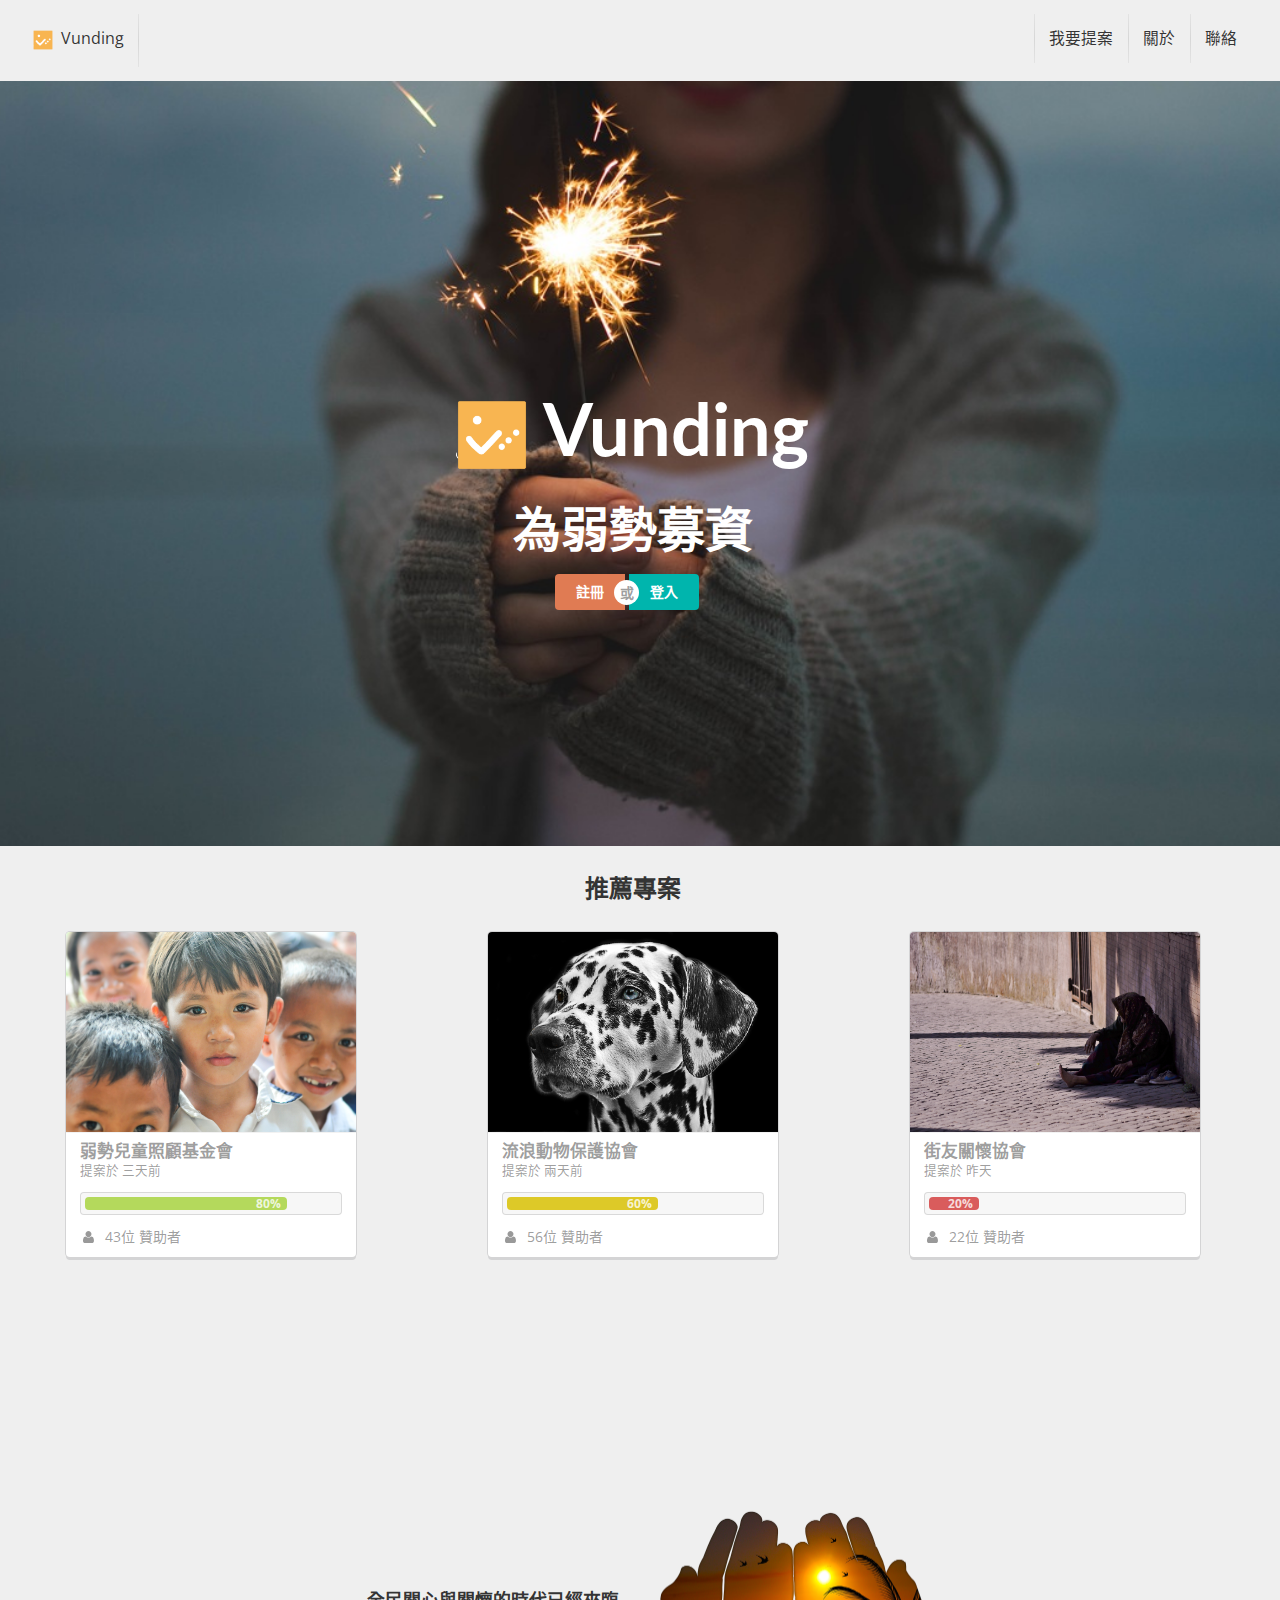
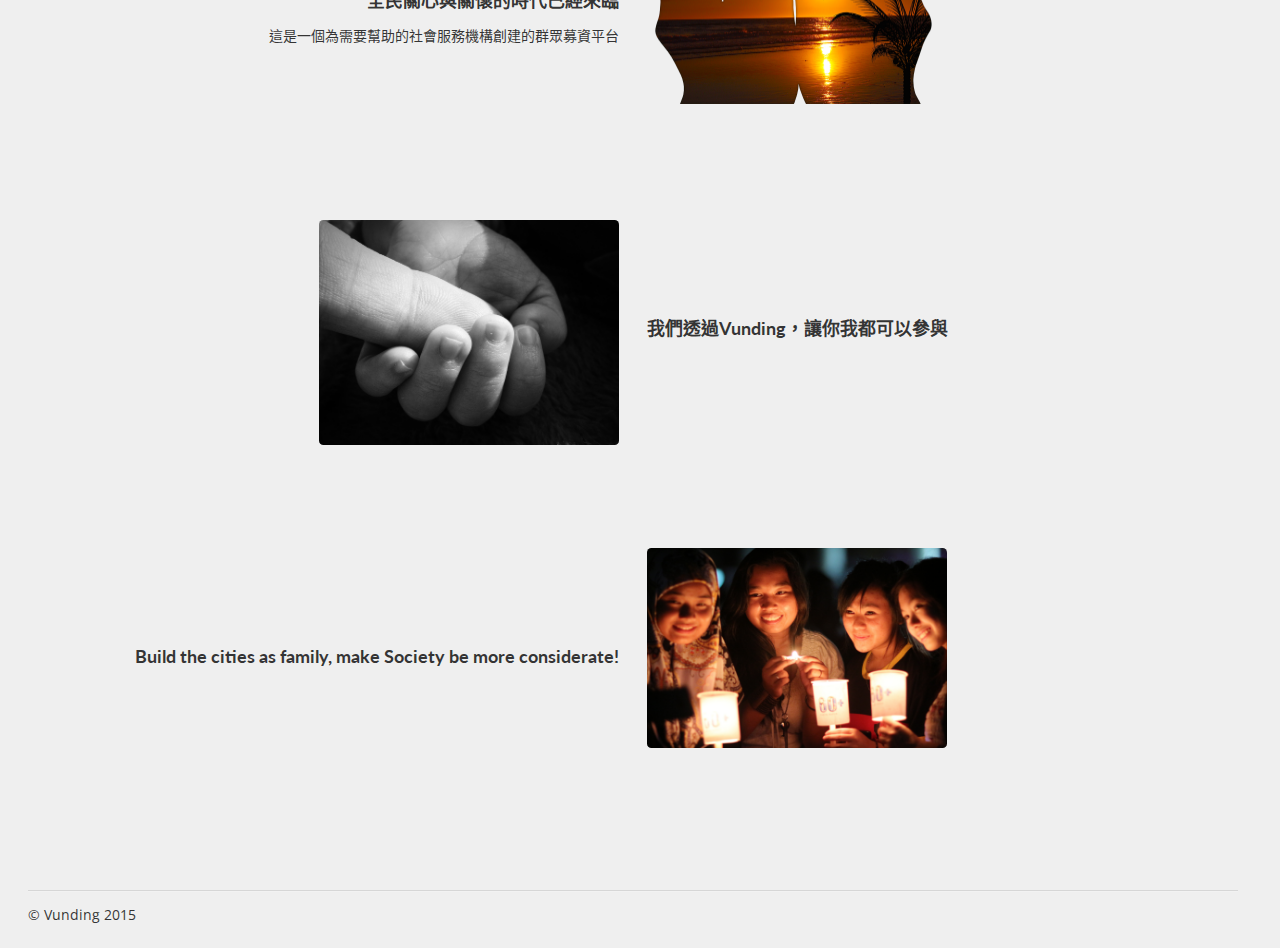
<file: vunding/index.html>
<!DOCTYPE html>
<html lang="zh-tw">

<head>
    <meta charset="utf-8">
    <meta http-equiv="X-UA-Compatible" content="IE=edge">
    <meta name="viewport" content="width=device-width, initial-scale=1.0, user-scalable=no">
    <meta name="apple-mobile-web-app-capable" content="yes">
    <meta name="apple-mobile-web-app-status-bar-style" content="black">
    <meta name="mobile-web-app-capable" content="yes">
    <meta name="description" content="Crowdfunding for Vulnerable Groups">
    <meta name="author" content="Vunding">
    <!-- Open Graph data -->
    <meta property="og:title" content="Vunding - 為弱勢集資">
    <meta property="og:type" content="website">
    <meta property="og:url" content="https://vunding.github.io/vunding/">
    <meta property="og:description" content="Crowdfunding for Vulnerable Groups">
    <meta property="og:site_name" content="Vunding">
    <meta property="fb:admins" content="1463801565">
    <title>Vunding - 為弱勢集資</title>
    <link rel="icon" type="image/png" href="resource/logo.png">
    <link rel="apple-touch-icon" href="resource/logo.png">

    <link rel="stylesheet" href="vendor/semantic-ui/semantic.min.css">
    <link rel="stylesheet" href="vendor/font-awesome/css/font-awesome.min.css">
    <link href='//fonts.googleapis.com/css?family=Open+Sans:400,700,300&subset=latin,vietnamese' rel='stylesheet' type='text/css'>
    <link rel="stylesheet" href="css/main.css">
</head>

<body>
    <div class="ui page grid container">
        <nav class="ui large text menu navbar sixteen wide column">
            <div class="left menu">
                <a href="./" class="item">
                    <div class="logo mini"></div> Vunding</a>
            </div>
            <div class="right menu">
                <a href="" class="item">我要提案</a>
                <a href="" class="item">關於</a>
                <a href="" class="item">聯絡</a>
            </div>
        </nav>
        <div class="ui grid" style="padding:0;">
            <div class="row">
                <div class="column slideshow-container">
                    <div class="ui huge message page grid center aligned slideshow title">
                        <h1 class="ui huge header"><div class="logo large"></div> Vunding</h1>
                        <h2>為弱勢募資</h2>
                        <div class="ui buttons">
                            <div class="ui orange button ui-register">註冊</div>
                            <div class="or"></div>
                            <div class="ui teal button ui-login">登入</div>
                        </div>
                    </div>
                </div>
            </div>
        </div>
        <div class="ui hidden divider"></div>
        <div class="ui grid section">
            <h1 class="ui huge header section-title">推薦專案</h1>
            <div class="three column row">
                <div class="column">
                    <div class="ui card ui-case-1">
                        <div class="image ui fade reveal">
                            <img class="visible content" src="resource/06.jpg">
                        </div>
                        <div class="content">
                            <a class="header">關於弱勢兒童</a>
                            <div class="description">
                                你是否曾經想過同一座城市的孩子的資訊以及生活環境落差倒底有多大？你有沒有想過因為你的關注可以帶給他全世界？
                            </div>
                        </div>
                        <div class="extra content">
                            <a class="header">弱勢兒童照顧基金會</a>
                            <div class="meta">
                                <span class="date">提案於 三天前</span>
                            </div>
                            <div class="ui small indicating progress" data-percent="80">
                                <div class="bar">
                                    <div class="progress"></div>
                                </div>
                            </div>
                            <a>
                                <i class="user icon"></i> 43位 贊助者
                            </a>
                        </div>
                    </div>
                </div>
                <div class="column">
                    <div class="ui card ui-case-2">
                        <div class="image ui fade reveal">
                            <img class="visible content" src="resource/18.jpg">
                        </div>
                        <div class="content">
                            <a class="header">關於流浪動物</a>
                            <div class="description">
                                流浪犬的問題與交通問題、垃圾問題同樣是一個極待解決的嚴重社會問題。 我們的信念是「關心我們的環境，尊重牠們的生命」。在街上流浪的毛孩兒，都值得被更好的對待。本協會定期舉辦認養活、提供流浪動物一個優質的環境、照護以及醫療協助。如果你願意，你也可以讓他們擁有一個溫暖的家。
                            </div>
                        </div>
                        <div class="extra content">
                            <a class="header">流浪動物保護協會</a>
                            <div class="meta">
                                <span class="date">提案於 兩天前</span>
                            </div>
                            <div class="ui small indicating progress" data-percent="60">
                                <div class="bar">
                                    <div class="progress"></div>
                                </div>
                            </div>
                            <a>
                                <i class="user icon"></i> 56位 贊助者
                            </a>
                        </div>
                    </div>
                </div>
                <div class="column">
                    <div class="ui card ui-case-3">
                        <div class="image ui fade reveal">
                            <img class="visible content" src="resource/14.jpg">
                        </div>
                        <div class="content">
                            <a class="header">關於街友</a>
                            <div class="description">
                                街友遊民藏身於街道，過著不同於一般大眾的生活模式。隨著失業率增加、經濟結構快速改變及家庭功能的瓦解，街友的人數也不斷攀升。他們沒有家人、沒有朋友，我們希望透過訪視街友、送餐並輔導街友們重新加入社會...等，關懷社會底層的邊緣人。
                            </div>
                        </div>
                        <div class="extra content">
                            <a class="header">街友關懷協會</a>
                            <div class="meta">
                                <span class="date">提案於 昨天</span>
                            </div>
                            <div class="ui small indicating progress" data-percent="20">
                                <div class="bar">
                                    <div class="progress"></div>
                                </div>
                            </div>
                            <a>
                                <i class="user icon"></i> 22位 贊助者
                            </a>
                        </div>
                    </div>
                </div>
            </div>
        </div>
        <div class="ui grid section last">
            <div class="two column row">
                <div class="column right aligned" style="top:100px; height:300px;">
                    <h2 class="ui medium header">全民關心與關懷的時代已經來臨</h2>
                    <p>這是一個為需要幫助的社會服務機構創建的群眾募資平台</p>
                </div>
                <div class="column">
                    <div class="ui rounded medium middle aligned image">
                        <img src="resource/19.png">
                    </div>
                </div>
            </div>
            <div class="two column row">
                <div class="column right aligned">
                    <div class="ui rounded medium middle aligned image">
                        <img src="resource/08.jpg">
                    </div>
                </div>
                <div class="column left aligned" style="top:100px; height:300px;">
                    <h2 class="ui medium header">我們透過Vunding，讓你我都可以參與</h2>
                </div>
            </div>
            <div class="two column row">
                <div class="column right aligned" style="top:100px; height:300px;">
                    <h2 class="ui medium header">Build the cities as family, make Society be more considerate!</h2>
                </div>
                <div class="column">
                    <div class="ui rounded medium middle aligned image">
                        <img src="resource/20.jpg">
                    </div>
                </div>
            </div>
            <div class="row">
                <div class="column">
                    <div class="ui divider"></div>
                    <span>&copy; Vunding 2015</span>
                    <div class="fb-like" data-share="true" data-width="450" data-show-faces="true">
                    </div>
                </div>
            </div>
        </div>
    </div>
    <div class="ui modal ui-register-modal">
        <i class="close icon"></i>
        <div class="ui header center aligned">
            註冊
        </div>
        <div class="content ui-register-modal-select-section">
            <form class="ui form header center aligned">
                <div class="ui huge buttons">
                    <div class="ui orange button ui-register-modal-facility">我是
                        <br>
                        <h1>社福團體</h1>
                    </div>
                    <div class="or" style="top:30px;"></div>
                    <div class="ui teal button ui-register-modal-volunteer">我是
                        <br>
                        <h1>&nbsp;&nbsp;志願者&nbsp;&nbsp;</h1>
                    </div>
                </div>
            </form>
        </div>
        <div class="content ui-register-modal-facility-section" style="display:none;">
            <form class="ui form">
                <h4 class="ui dividing header">社福團體註冊</h4>
                <div class="two fields">
                    <div class="required field">
                        <label>機構名稱</label>
                        <div class="ui icon input">
                            <input type="text" placeholder="您的機構名稱">
                        </div>
                    </div>
                    <div class="required field">
                        <label>聯絡人</label>
                        <div class="ui icon input">
                            <input type="text" placeholder="您的機構聯絡人">
                        </div>
                    </div>
                </div>
                <div class="two fields">
                    <div class="required field">
                        <label>聯絡電話</label>
                        <div class="ui icon input">
                            <input type="text" placeholder="您的機構電話">
                        </div>
                    </div>
                    <div class="required field">
                        <label>地址</label>
                        <div class="ui icon input">
                            <input type="text" placeholder="您的機構地址">
                        </div>
                    </div>
                </div>
                <div class="two fields">
                    <div class="required field">
                        <label>Email</label>
                        <div class="ui icon input">
                            <input type="email" placeholder="exmaple@example.com">
                        </div>
                    </div>
                    <div class="field">
                        <label>機構網址</label>
                        <div class="ui icon input">
                            <input type="url" placeholder="http://www.example.com">
                        </div>
                    </div>
                </div>
                <div class="field">
                    <div class="field">
                        <label>備註</label>
                        <div class="ui icon input">
                            <input type="text" placeholder="有什麼想說的？">
                        </div>
                    </div>
                </div>
            </form>
            <div class="ui header right aligned">
                <div class="ui reset button">重設</div>
                <div class="ui submit blue button">送出</div>
            </div>
        </div>
        <div class="content ui-register-modal-volunteer-section" style="display:none;">
            <form class="ui form">
                <h4 class="ui dividing header">志願者註冊</h4>
                <div class="two fields">
                    <div class="required field">
                        <label>帳號</label>
                        <div class="ui icon input">
                            <input type="text" placeholder="您的帳號">
                            <i class="user icon"></i>
                        </div>
                    </div>
                    <div class="required field">
                        <label>密碼</label>
                        <div class="ui icon input">
                            <input type="password" placeholder="您的密碼">
                            <i class="lock icon"></i>
                        </div>
                    </div>
                </div>
                <div class="two fields">
                    <div class="required field">
                        <label>Email</label>
                        <div class="ui icon input">
                            <input type="email" placeholder="exmaple@example.com">
                        </div>
                    </div>
                    <div class="required field">
                        <label>確認密碼</label>
                        <div class="ui icon input">
                            <input type="password" placeholder="您的密碼">
                            <i class="lock icon"></i>
                        </div>
                    </div>
                </div>
            </form>
            <div class="ui horizontal divider">或</div>
            <div class="fb-login-button" data-max-rows="1" data-size="xlarge" data-show-faces="false" data-auto-logout-link="true">透過 Facebook 註冊</div>
            <div class="ui header right aligned">
                <div class="ui submit blue button">註冊</div>
            </div>
        </div>
    </div>
    <div class="ui modal ui-login-modal">
        <i class="close icon"></i>
        <div class="ui header center aligned">
            登入
        </div>
        <div class="content">
            <form class="ui form">
                <div class="two fields">
                    <div class="required field">
                        <label>帳號</label>
                        <div class="ui icon input">
                            <input type="text" placeholder="您的帳號">
                            <i class="user icon"></i>
                        </div>
                    </div>
                    <div class="required field">
                        <label>密碼</label>
                        <div class="ui icon input">
                            <input type="password" placeholder="您的密碼">
                            <i class="lock icon"></i>
                        </div>
                    </div>
                </div>
            </form>
            <div class="ui horizontal divider">或</div>
            <div class="fb-login-button" data-max-rows="1" data-size="xlarge" data-show-faces="false" data-auto-logout-link="true">透過 Facebook 登入</div>
            <div class="ui header right aligned">
                <div class="ui submit blue button">登入</div>
            </div>
        </div>
    </div>

    <div id="fb-root"></div>

    <script src="js/ga.js" async defer></script>
    <script src="js/fb.js" async defer></script>
    <script src="vendor/jquery-1.11.3.min.js" defer></script>
    <script src="vendor/semantic-ui/semantic.min.js" defer></script>
    <script src="js/main.js" defer></script>
</body>

</html>
</file>
<file: vunding/css/main.css>
* {
    margin: 0;
    padding: 0;
}

h1, h2, h3, h4, h5, h6 {
    font-family: 'Open Sans', sans-serif;
}

body {
    width: 98.9vw !important;
    font-family: 'Open Sans', sans-serif;
    margin-bottom: 60px;
    background-color: #efefef;
}

.ui .message {
    padding-top: 30px !important;
    padding-bottom: 50px !important;
    box-shadow: none;
}

.ui .button {
    text-transform: capitalize;
}

.fb-like {
    vertical-align: middle;
    float: right;
}

.container {
    margin: auto !important;
    padding-left: 0 !important;
    padding-right: 0 !important;
}

.slideshow-container {
    padding: 0 !important;
    height: 85vh;
    background: url("../resource/16.jpg");
    background-position: center 15%;
    background-repeat: no-repeat;
    background-size: cover;
}

.slideshow {
    background: none !important;
}

.ui.buttons .or:before {
    content: '或';
}

.navbar {
    margin: 0 auto !important;
    margin-top: 0 !important;
    margin-bottom: 0 !important;
}

.ui .card {
    margin: 0 auto !important;
}

.title {
    top: 30vh;
}

.title h1 {
    font-size: 72px !important;
}

.title * {
    color: white !important;
    font-size: 48px;
}

.item {
    line-height: 24px !important;
}

.logo {
    display: inline-block;
    vertical-align: middle;
    background: url("../resource/logo.png");
    background-position: center center;
    background-repeat: no-repeat;
    background-size: contain;
}

.logo.mini {
    width: 20px;
    height: 20px;
    margin: 4px;
}

.logo.large {
    vertical-align: sub;
    width: 72px;
    height: 72px;
}

.section {
    height: 70vh;
}

.section.last {
    height: 50vh;
    margin: 0 auto !important;
    margin-top: 0 !important;
    margin-bottom: 0 !important;
}

.section-title {
    padding-top: 10px !important;
    font-size: 24px !important;
    text-align: center;
}

.ui.progress {
    margin-bottom: 1em !important;
}

.ui.card .visible.content, .ui.card .content {
    height: 200px;
}

.ui.card .extra.content {
    height: auto;
}

.fb-login-button {
    left: 34%;
}
</file>
